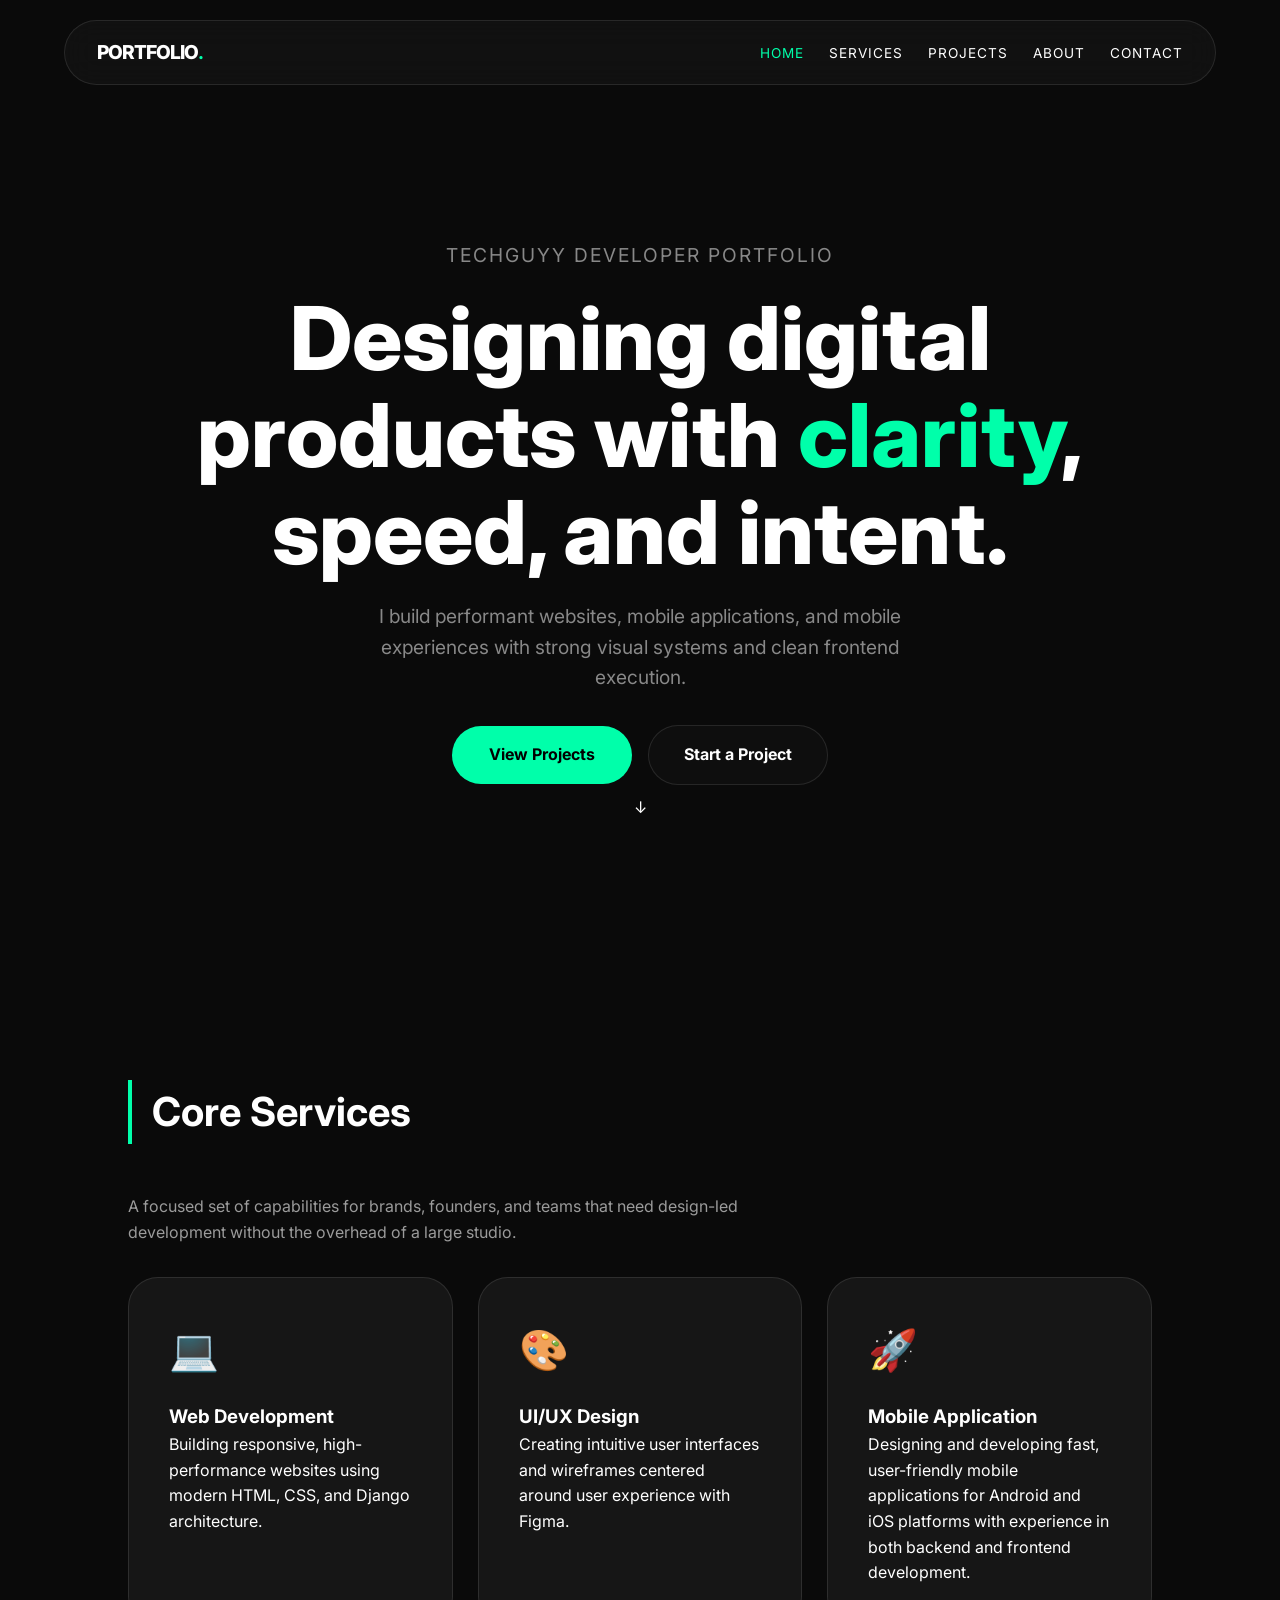
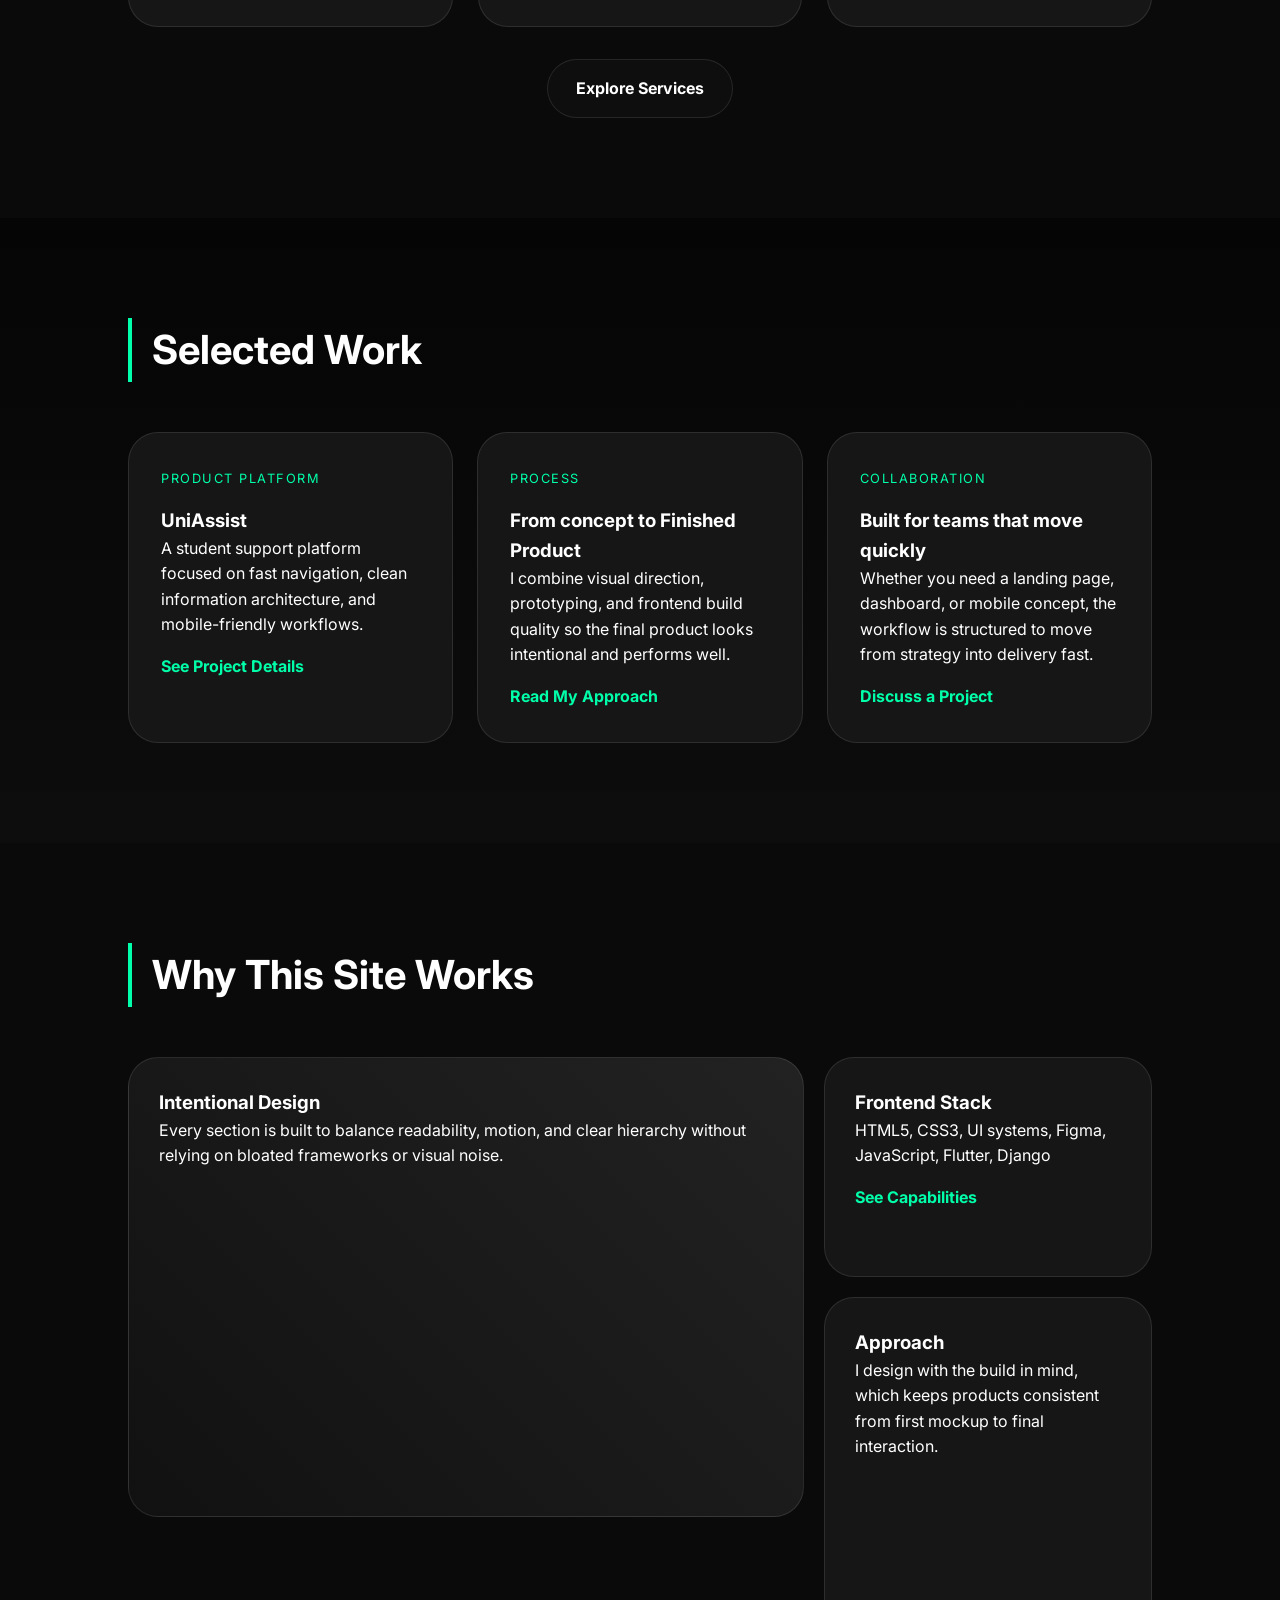
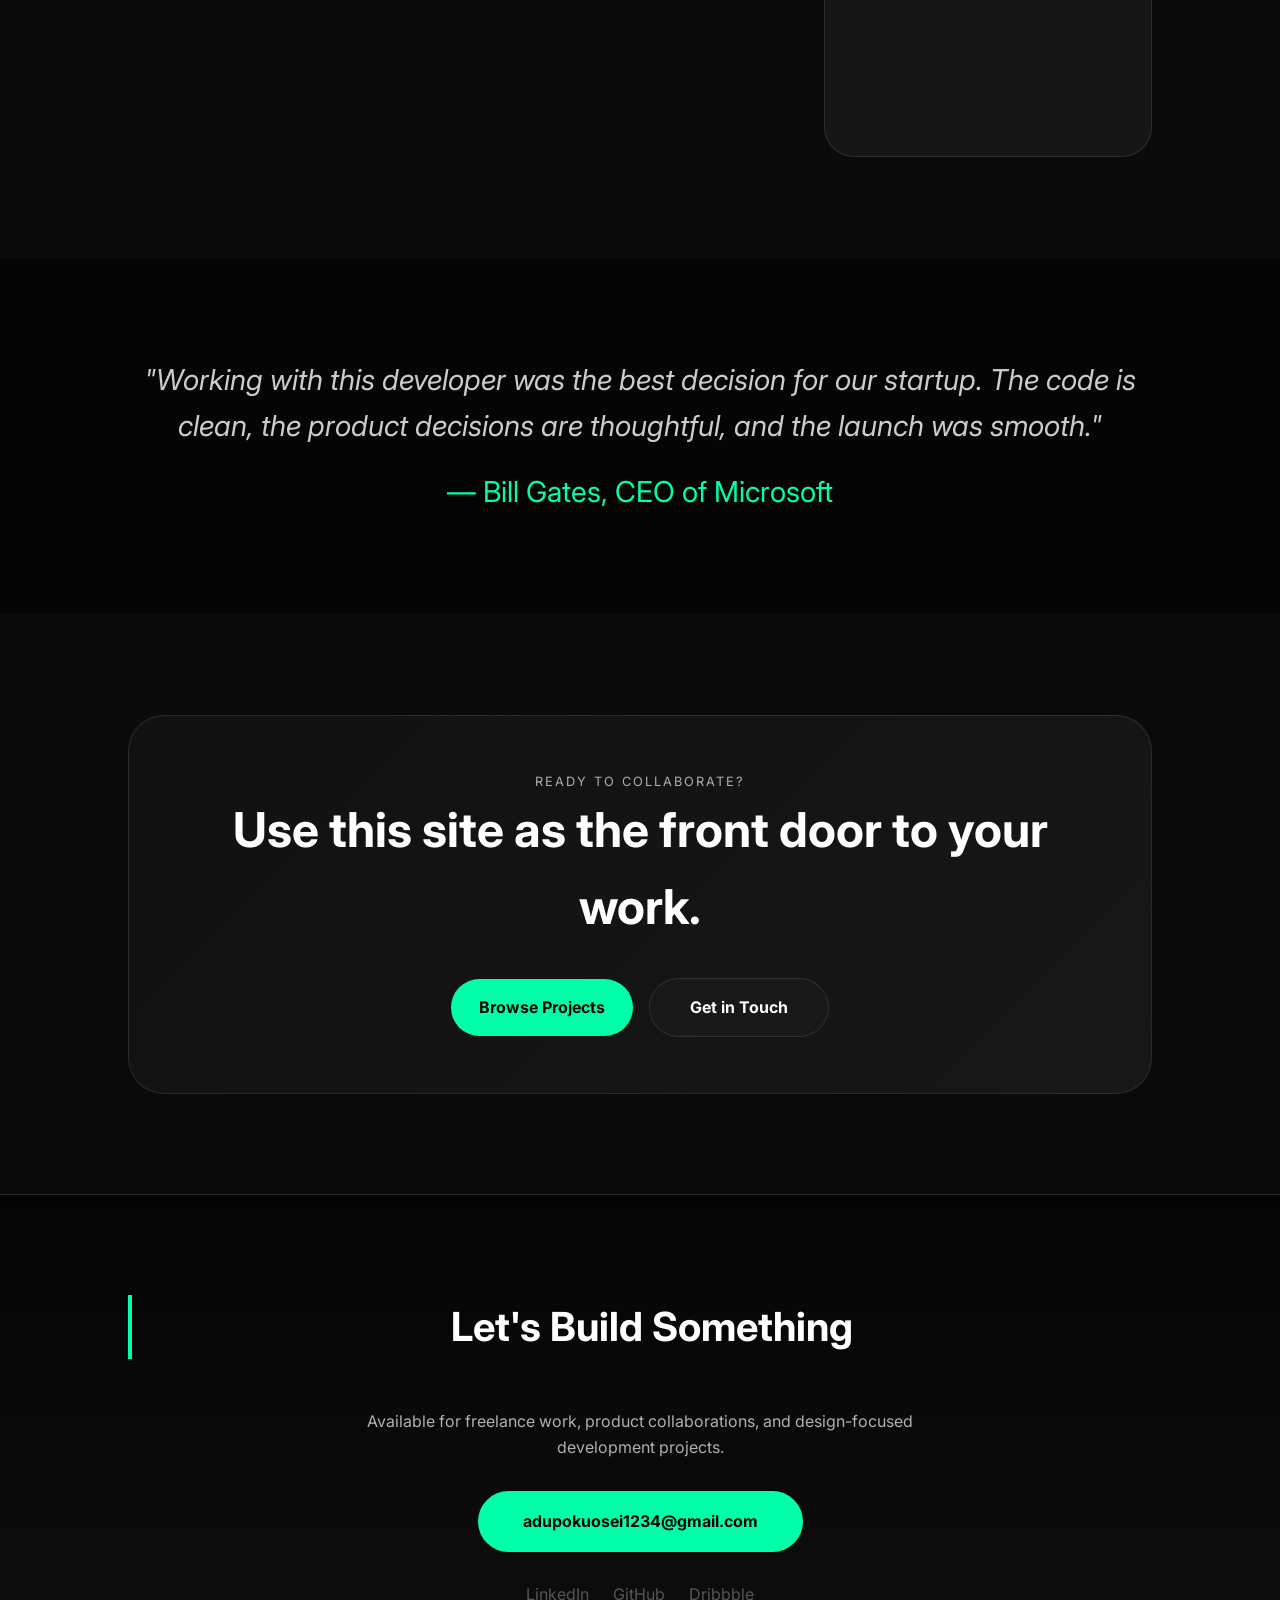
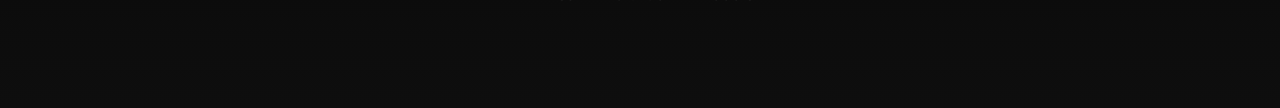
<file: index.html>
<!DOCTYPE html>
<html lang="en">
<head>
    <meta charset="UTF-8">
    <meta name="viewport" content="width=device-width, initial-scale=1.0">
    <title>Personal Portfolio | Creative Developer</title>
    <link rel="stylesheet" href="styles.css">
    <link href="https://fonts.googleapis.com/css2?family=Inter:wght@300;400;700;800&display=swap" rel="stylesheet">
    <script>
        document.documentElement.classList.add('js');
    </script>
</head>
<body class="page-home">

    <nav class="navbar">
        <div class="logo"><a href="index.html">PORTFOLIO<b>.</b></a></div>
        <ul class="nav-links">
            <li><a href="index.html">Home</a></li>
            <li><a href="services.html">Services</a></li>
            <li><a href="projects.html">Projects</a></li>
            <li><a href="about.html">About</a></li>
            <li><a href="contact.html">Contact</a></li>
        </ul>
        <button class="hamburger" aria-label="Open menu" aria-expanded="false">☰</button>
    </nav>

    <header class="hero">
        <p class="eyebrow">TechGuyy Developer Portfolio</p>
        <h1 class="reveal-text">Designing digital products with <span>clarity</span>, speed, and intent.</h1>
        <p class="animate-in">I build performant websites, mobile applications, and mobile experiences with strong visual systems and clean frontend execution.</p>
        <div class="hero-actions">
            <a href="projects.html" class="primary-btn">View Projects</a>
            <a href="contact.html" class="secondary-btn">Start a Project</a>
        </div>
        <div class="scroll-indicator" style="margin-top: 10px;">↓</div>
    </header>

    <section class="section-padding">
        <h2 class="section-title">Core Services</h2>
        <p class="section-copy">A focused set of capabilities for brands, founders, and teams that need design-led development without the overhead of a large studio.</p>
        <div class="services-grid">
            <article class="service-card">
                <div class="icon">💻</div>
                <h3>Web Development</h3>
                <p>Building responsive, high-performance websites using modern HTML, CSS, and Django architecture.</p>
            </article>
            <article class="service-card">
                <div class="icon">🎨</div>
                <h3>UI/UX Design</h3>
                <p>Creating intuitive user interfaces and wireframes centered around user experience with Figma.</p>
            </article>
            <article class="service-card">
                <div class="icon">🚀</div>
                <h3>Mobile Application</h3>
                <p>Designing and developing fast, user-friendly mobile applications for Android and iOS platforms with experience in both backend and frontend development.</p>
            </article>
        </div>
        <div class="section-actions">
            <a href="services.html" class="secondary-btn">Explore Services</a>
        </div>
    </section>

    <section class="section-padding section-dark">
        <h2 class="section-title">Selected Work</h2>
        <div class="preview-grid">
            <article class="preview-card">
                <span class="card-label">Product Platform</span>
                <h3>UniAssist</h3>
                <p>A student support platform focused on fast navigation, clean information architecture, and mobile-friendly workflows.</p>
                <a href="https://play.google.com/store/search?q=uni+assist&c=apps" class="text-link">See Project Details</a>
            </article>
            <article class="preview-card">
                <span class="card-label">Process</span>
                <h3>From concept to Finished Product</h3>
                <p>I combine visual direction, prototyping, and frontend build quality so the final product looks intentional and performs well.</p>
                <a href="about.html" class="text-link">Read My Approach</a>
            </article>
            <article class="preview-card">
                <span class="card-label">Collaboration</span>
                <h3>Built for teams that move quickly</h3>
                <p>Whether you need a landing page, dashboard, or mobile concept, the workflow is structured to move from strategy into delivery fast.</p>
                <a href="contact.html" class="text-link">Discuss a Project</a>
            </article>
        </div>
    </section>

    <section class="section-padding">
        <h2 class="section-title">Why This Site Works</h2>
        <div class="bento-container">
            <div class="bento-item feature-card">
                <h3>Intentional Design</h3>
                <p>Every section is built to balance readability, motion, and clear hierarchy without relying on bloated frameworks or visual noise.</p>
            </div>
            <div class="bento-item">
                <h3>Frontend Stack</h3>
                <p>HTML5, CSS3, UI systems, Figma, JavaScript, Flutter, Django</p>
                <a href="services.html" class="text-link">See Capabilities</a>
            </div>
            <div class="bento-item tall">
                <h3>Approach</h3>
                <p>I design with the build in mind, which keeps products consistent from first mockup to final interaction.</p>
            </div>
        </div>
    </section>

    <section class="testimonials">
        <blockquote class="animate-in">
            "Working with this developer was the best decision for our startup. The code is clean, the product decisions are thoughtful, and the launch was smooth."
            <cite>— Bill Gates, CEO of Microsoft</cite>
        </blockquote>
    </section>

    <section class="section-padding">
        <div class="cta-panel">
            <p class="eyebrow">Ready to collaborate?</p>
            <h2>Use this site as the front door to your work.</h2>
            <div class="hero-actions">
                <a href="projects.html" class="primary-btn">Browse Projects</a>
                <a href="contact.html" class="secondary-btn">Get in Touch</a>
            </div>
        </div>
    </section>

    <footer id="contact" class="section-padding footer-contact">
        <h2 class="section-title">Let's Build Something</h2>
        <p class="contact-copy">Available for freelance work, product collaborations, and design-focused development projects.</p>
        <a class="email-btn" href="mailto:adupokuosei1234@gmail.com">adupokuosei1234@gmail.com</a>
        <div class="socials">
            <a href="https://www.linkedin.com/" target="_blank" rel="noreferrer">LinkedIn</a>
            <a href="https://github.com/" target="_blank" rel="noreferrer">GitHub</a>
            <a href="https://dribbble.com/" target="_blank" rel="noreferrer">Dribbble</a>
        </div>
    </footer>

    <script src="script.js" defer></script>
</body>
</html>
</file>
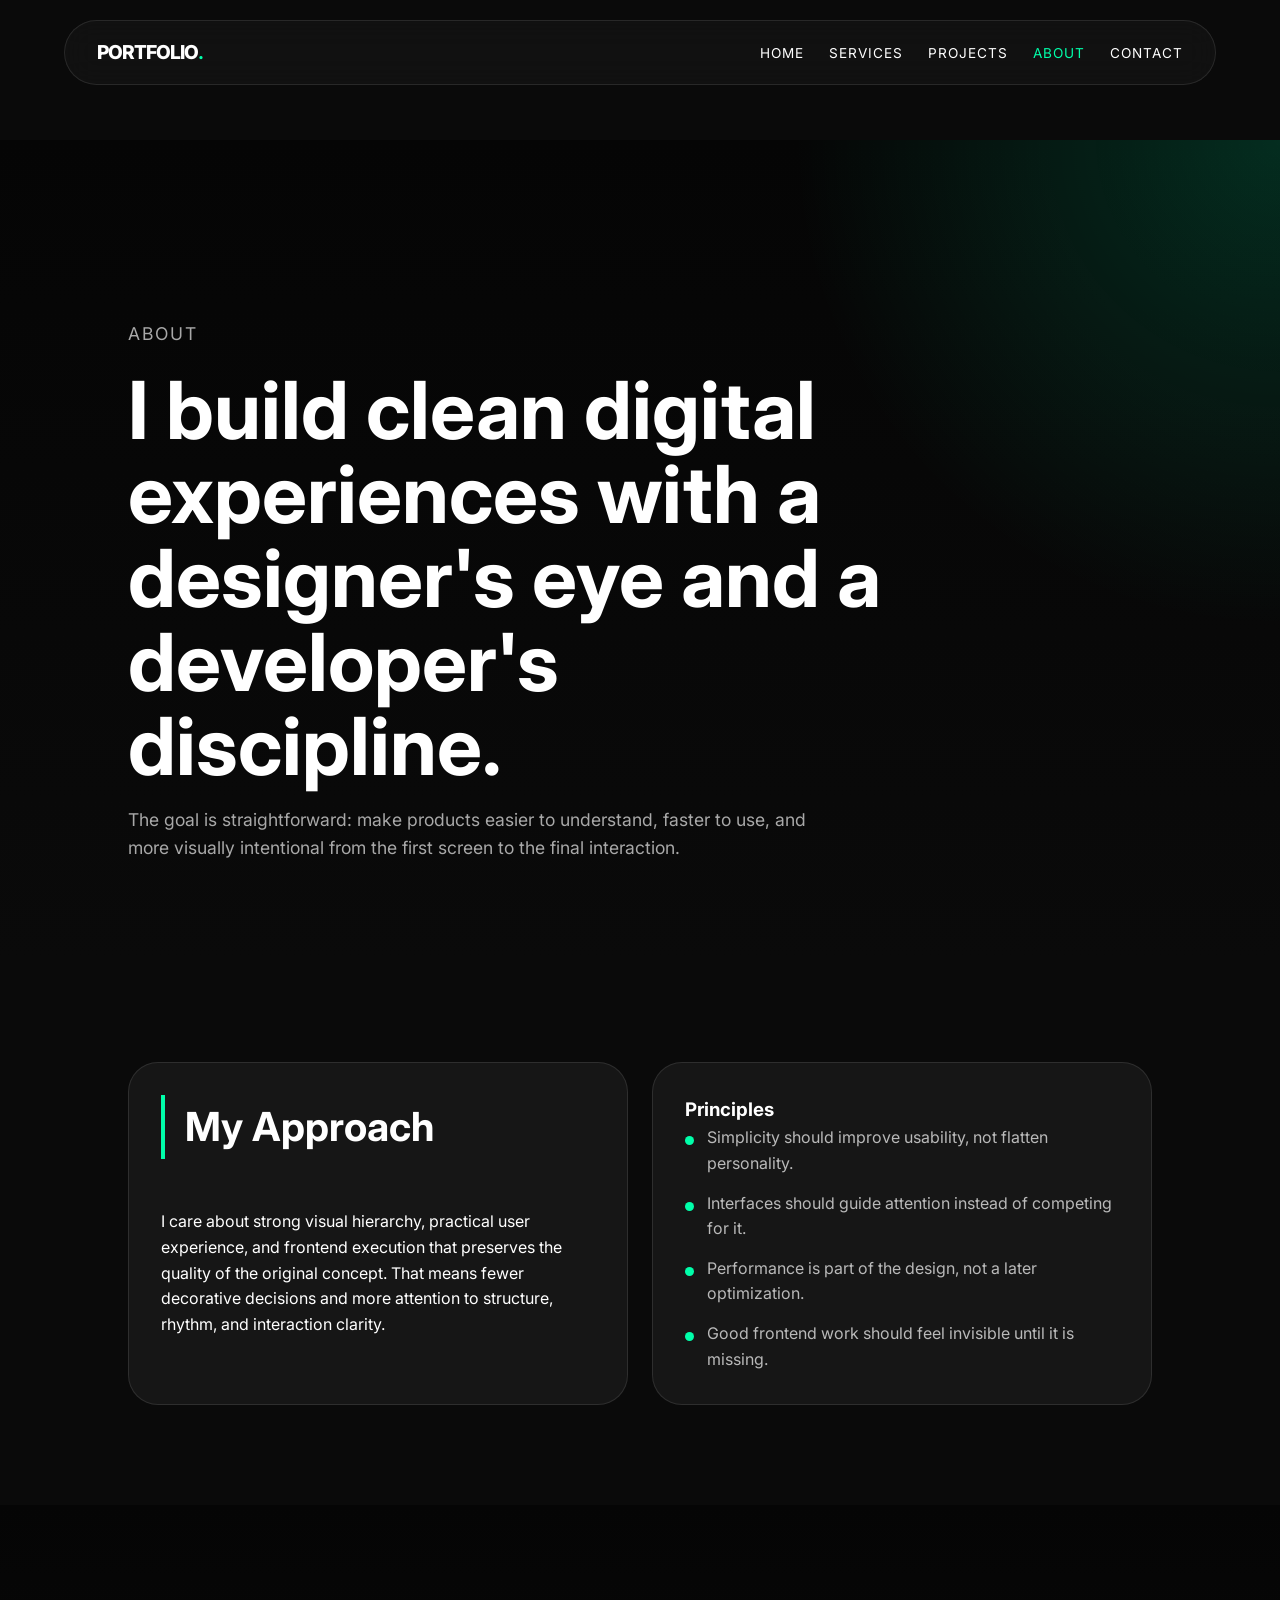
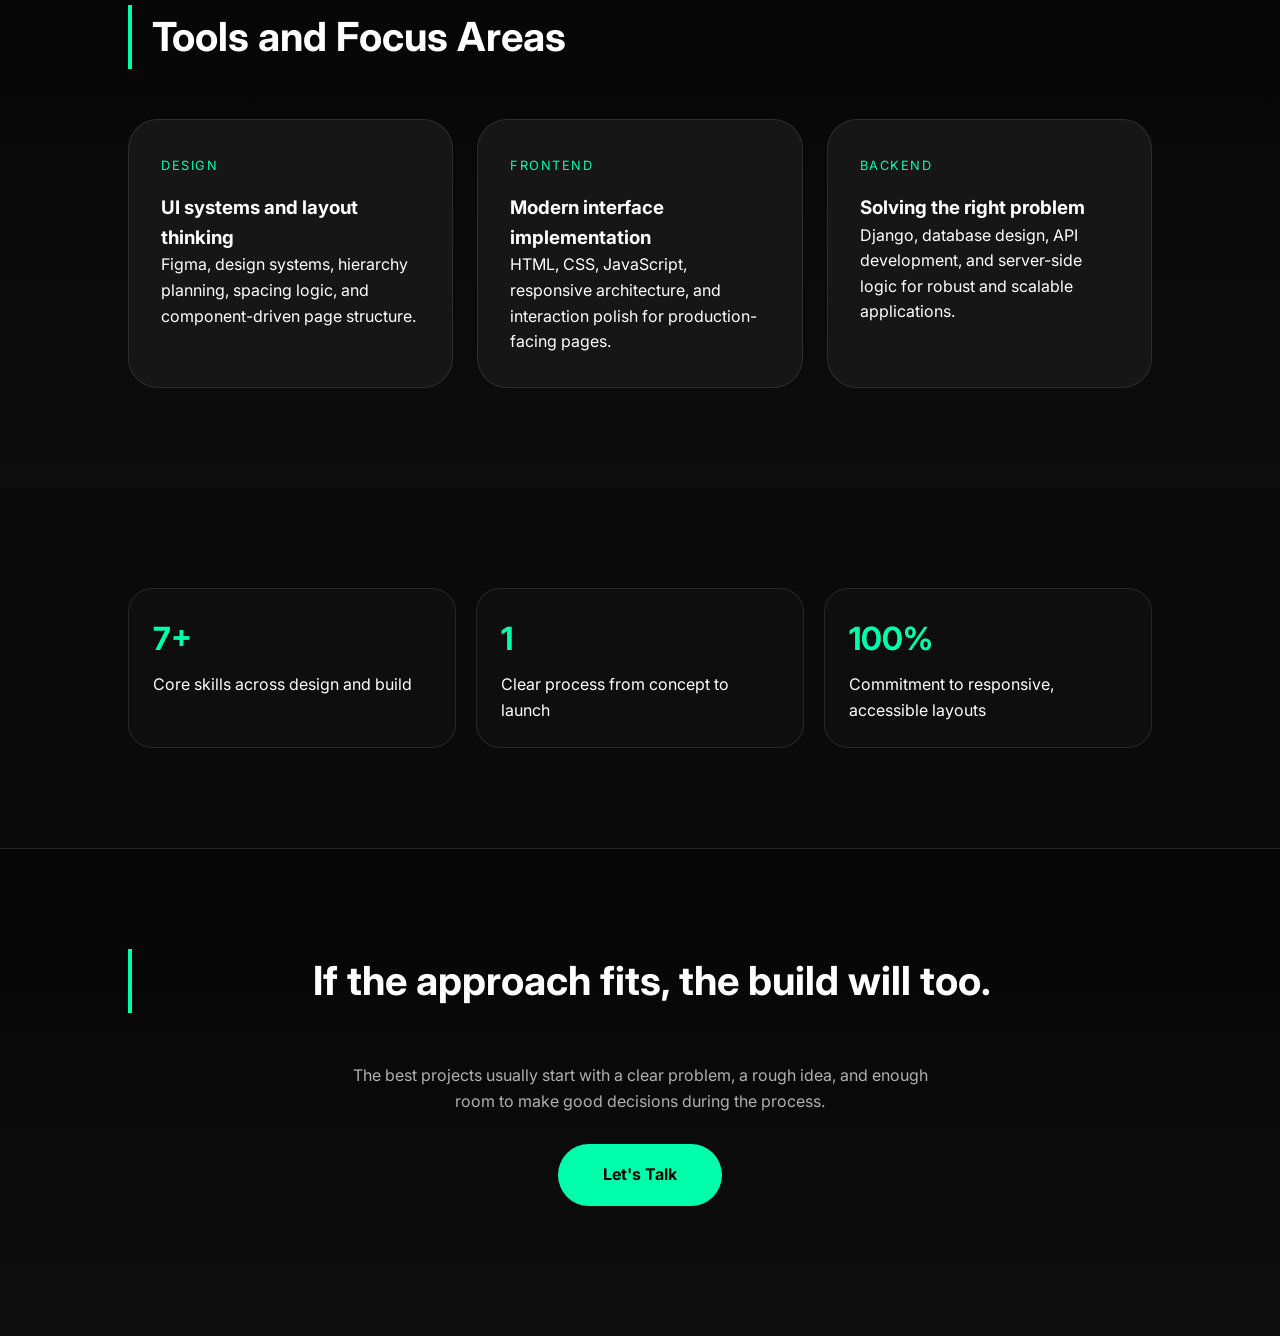
<file: about.html>
<!DOCTYPE html>
<html lang="en">
<head>
    <meta charset="UTF-8">
    <meta name="viewport" content="width=device-width, initial-scale=1.0">
    <title>About | Personal Portfolio</title>
    <link rel="stylesheet" href="styles.css">
    <link href="https://fonts.googleapis.com/css2?family=Inter:wght@300;400;700;800&display=swap" rel="stylesheet">
    <script>
        document.documentElement.classList.add('js');
    </script>
</head>
<body class="page-about">
    <nav class="navbar">
        <div class="logo"><a href="index.html">PORTFOLIO<b>.</b></a></div>
        <ul class="nav-links">
            <li><a href="index.html">Home</a></li>
            <li><a href="services.html">Services</a></li>
            <li><a href="projects.html">Projects</a></li>
            <li><a href="about.html">About</a></li>
            <li><a href="contact.html">Contact</a></li>
        </ul>
        <button class="hamburger" aria-label="Open menu" aria-expanded="false">☰</button>
    </nav>

    <main class="page-shell">
        <header class="page-hero">
            <p class="eyebrow">About</p>
            <h1 class="animate-in">I build clean digital experiences with a designer's eye and a developer's discipline.</h1>
            <p class="animate-in">The goal is straightforward: make products easier to understand, faster to use, and more visually intentional from the first screen to the final interaction.</p>
        </header>

        <section class="section-padding">
            <div class="two-column">
                <article class="info-card">
                    <h2 class="section-title">My Approach</h2>
                    <p>I care about strong visual hierarchy, practical user experience, and frontend execution that preserves the quality of the original concept. That means fewer decorative decisions and more attention to structure, rhythm, and interaction clarity.</p>
                </article>
                <article class="info-card">
                    <h3>Principles</h3>
                    <ul class="feature-list">
                        <li>Simplicity should improve usability, not flatten personality.</li>
                        <li>Interfaces should guide attention instead of competing for it.</li>
                        <li>Performance is part of the design, not a later optimization.</li>
                        <li>Good frontend work should feel invisible until it is missing.</li>
                    </ul>
                </article>
            </div>
        </section>

        <section class="section-padding section-dark">
            <h2 class="section-title">Tools and Focus Areas</h2>
            <div class="preview-grid">
                <article class="preview-card">
                    <span class="card-label">Design</span>
                    <h3>UI systems and layout thinking</h3>
                    <p>Figma, design systems, hierarchy planning, spacing logic, and component-driven page structure.</p>
                </article>
                <article class="preview-card">
                    <span class="card-label">Frontend</span>
                    <h3>Modern interface implementation</h3>
                    <p>HTML, CSS, JavaScript, responsive architecture, and interaction polish for production-facing pages.</p>
                </article>
                <article class="preview-card">
                    <span class="card-label">Backend</span>
                    <h3>Solving the right problem</h3>
                    <p>Django, database design, API development, and server-side logic for robust and scalable applications.</p>
                </article>
            </div>
        </section>

        <section class="section-padding">
            <div class="stat-grid">
                <article class="stat-card">
                    <strong>7+</strong>
                    <span>Core skills across design and build</span>
                </article>
                <article class="stat-card">
                    <strong>1</strong>
                    <span>Clear process from concept to launch</span>
                </article>
                <article class="stat-card">
                    <strong>100%</strong>
                    <span>Commitment to responsive, accessible layouts</span>
                </article>
            </div>
        </section>
    </main>

    <footer class="section-padding footer-contact">
        <h2 class="section-title">If the approach fits, the build will too.</h2>
        <p class="contact-copy">The best projects usually start with a clear problem, a rough idea, and enough room to make good decisions during the process.</p>
        <a class="email-btn" href="contact.html">Let's Talk</a>
    </footer>

    <script src="script.js" defer></script>
</body>
</html>
</file>
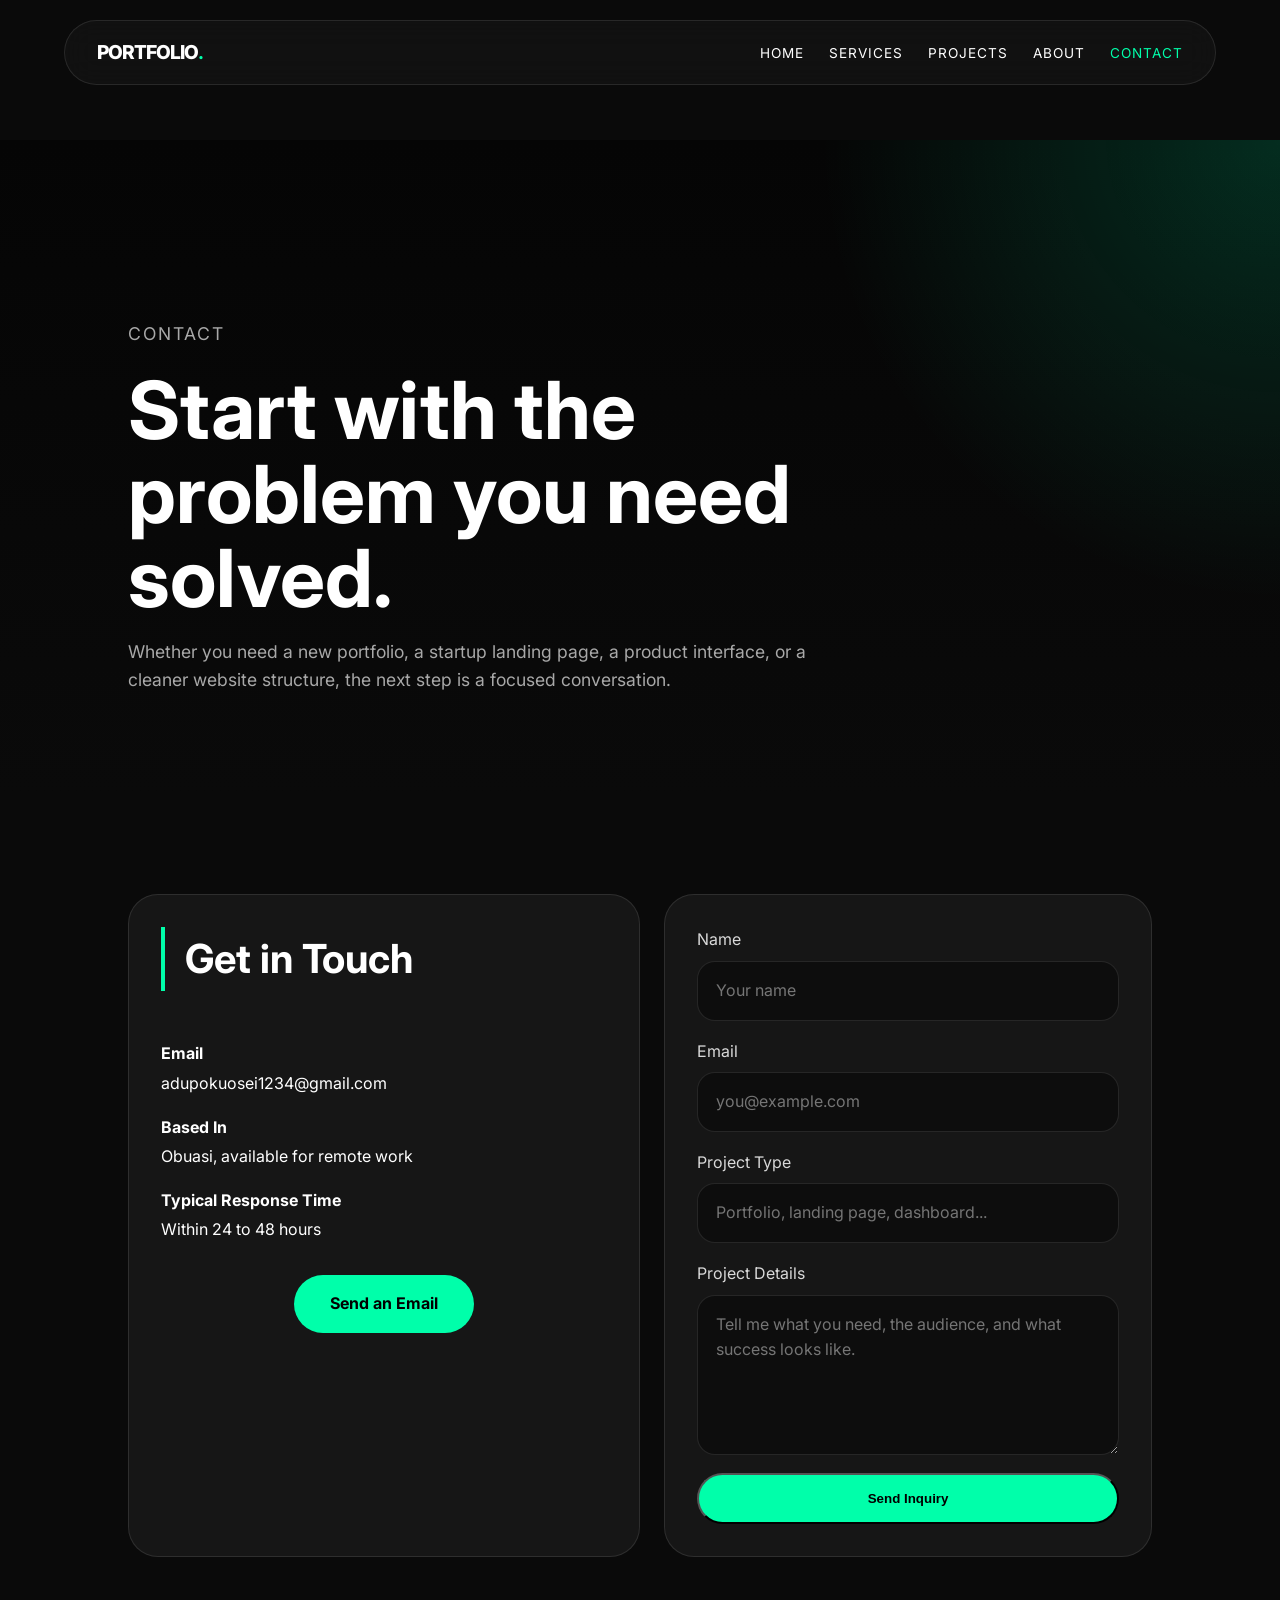
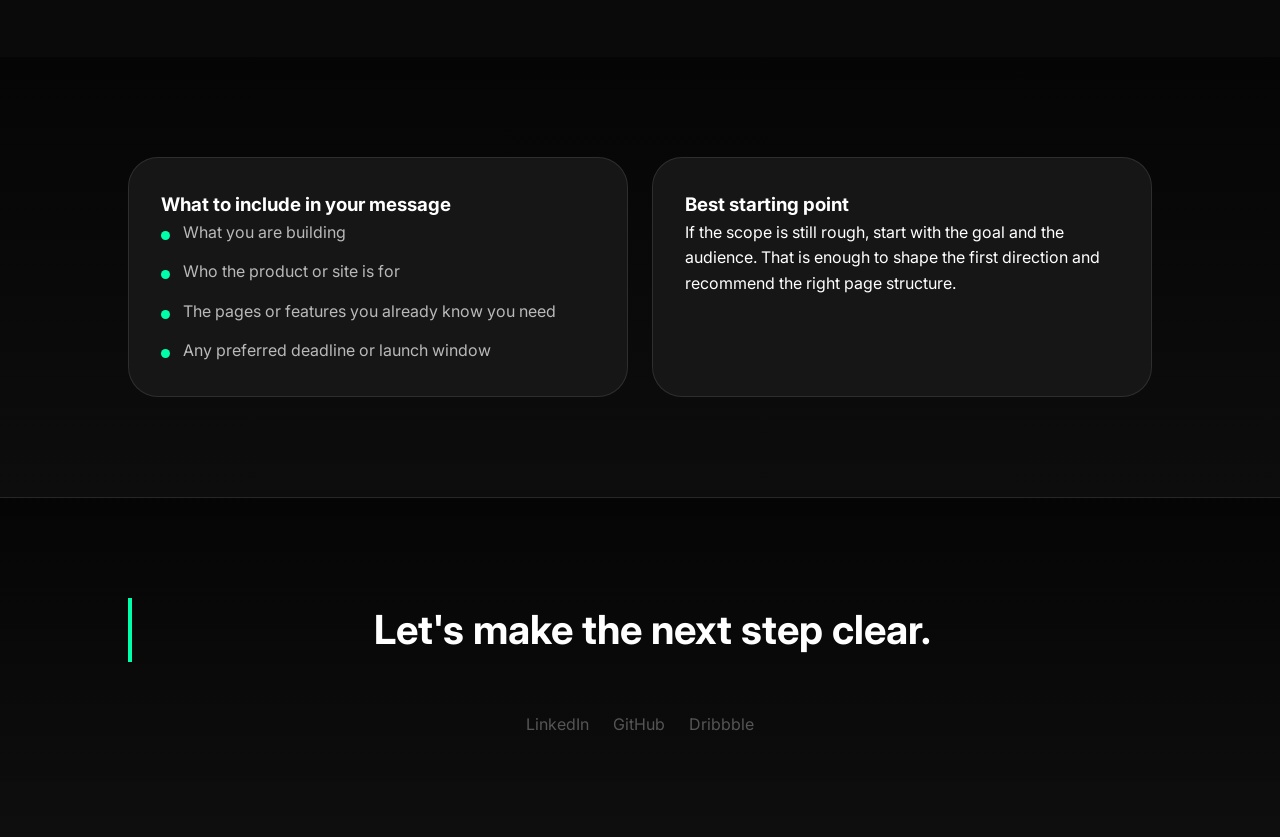
<file: contact.html>
<!DOCTYPE html>
<html lang="en">
<head>
    <meta charset="UTF-8">
    <meta name="viewport" content="width=device-width, initial-scale=1.0">
    <title>Contact | Personal Portfolio</title>
    <link rel="stylesheet" href="styles.css">
    <link href="https://fonts.googleapis.com/css2?family=Inter:wght@300;400;700;800&display=swap" rel="stylesheet">
    <script>
        document.documentElement.classList.add('js');
    </script>
</head>
<body class="page-contact">
    <nav class="navbar">
        <div class="logo"><a href="index.html">PORTFOLIO<b>.</b></a></div>
        <ul class="nav-links">
            <li><a href="index.html">Home</a></li>
            <li><a href="services.html">Services</a></li>
            <li><a href="projects.html">Projects</a></li>
            <li><a href="about.html">About</a></li>
            <li><a href="contact.html">Contact</a></li>
        </ul>
        <button class="hamburger" aria-label="Open menu" aria-expanded="false">☰</button>
    </nav>

    <main class="page-shell">
        <header class="page-hero">
            <p class="eyebrow">Contact</p>
            <h1 class="animate-in">Start with the problem you need solved.</h1>
            <p class="animate-in">Whether you need a new portfolio, a startup landing page, a product interface, or a cleaner website structure, the next step is a focused conversation.</p>
        </header>

        <section class="section-padding">
            <div class="contact-layout">
                <article class="contact-panel">
                    <h2 class="section-title">Get in Touch</h2>
                    <div class="contact-details">
                        <div>
                            <strong>Email</strong>
                            <span>adupokuosei1234@gmail.com</span>
                        </div>
                        <div>
                            <strong>Based In</strong>
                            <span>Obuasi, available for remote work</span>
                        </div>
                        <div>
                            <strong>Typical Response Time</strong>
                            <span>Within 24 to 48 hours</span>
                        </div>
                    </div>
                    <div class="hero-actions">
                        <a class="primary-btn" href="mailto:adupokuosei1234@gmail.com">Send an Email</a>
                    </div>
                </article>

                <form class="contact-form">
                    <label>
                        Name
                        <input type="text" name="name" placeholder="Your name">
                    </label>
                    <label>
                        Email
                        <input type="email" name="email" placeholder="you@example.com">
                    </label>
                    <label>
                        Project Type
                        <input type="text" name="project-type" placeholder="Portfolio, landing page, dashboard...">
                    </label>
                    <label>
                        Project Details
                        <textarea name="message" placeholder="Tell me what you need, the audience, and what success looks like."></textarea>
                    </label>
                    <button type="submit" class="primary-btn">Send Inquiry</button>
                </form>
            </div>
        </section>

        <section class="section-padding section-dark">
            <div class="two-column">
                <article class="info-card">
                    <h3>What to include in your message</h3>
                    <ul class="bullet-list">
                        <li>What you are building</li>
                        <li>Who the product or site is for</li>
                        <li>The pages or features you already know you need</li>
                        <li>Any preferred deadline or launch window</li>
                    </ul>
                </article>
                <article class="info-card">
                    <h3>Best starting point</h3>
                    <p>If the scope is still rough, start with the goal and the audience. That is enough to shape the first direction and recommend the right page structure.</p>
                </article>
            </div>
        </section>
    </main>

    <footer class="section-padding footer-contact">
        <h2 class="section-title">Let's make the next step clear.</h2>
        <div class="socials">
            <a href="https://www.linkedin.com/" target="_blank" rel="noreferrer">LinkedIn</a>
            <a href="https://github.com/" target="_blank" rel="noreferrer">GitHub</a>
            <a href="https://dribbble.com/" target="_blank" rel="noreferrer">Dribbble</a>
        </div>
    </footer>

    <script src="script.js" defer></script>
</body>
</html>
</file>
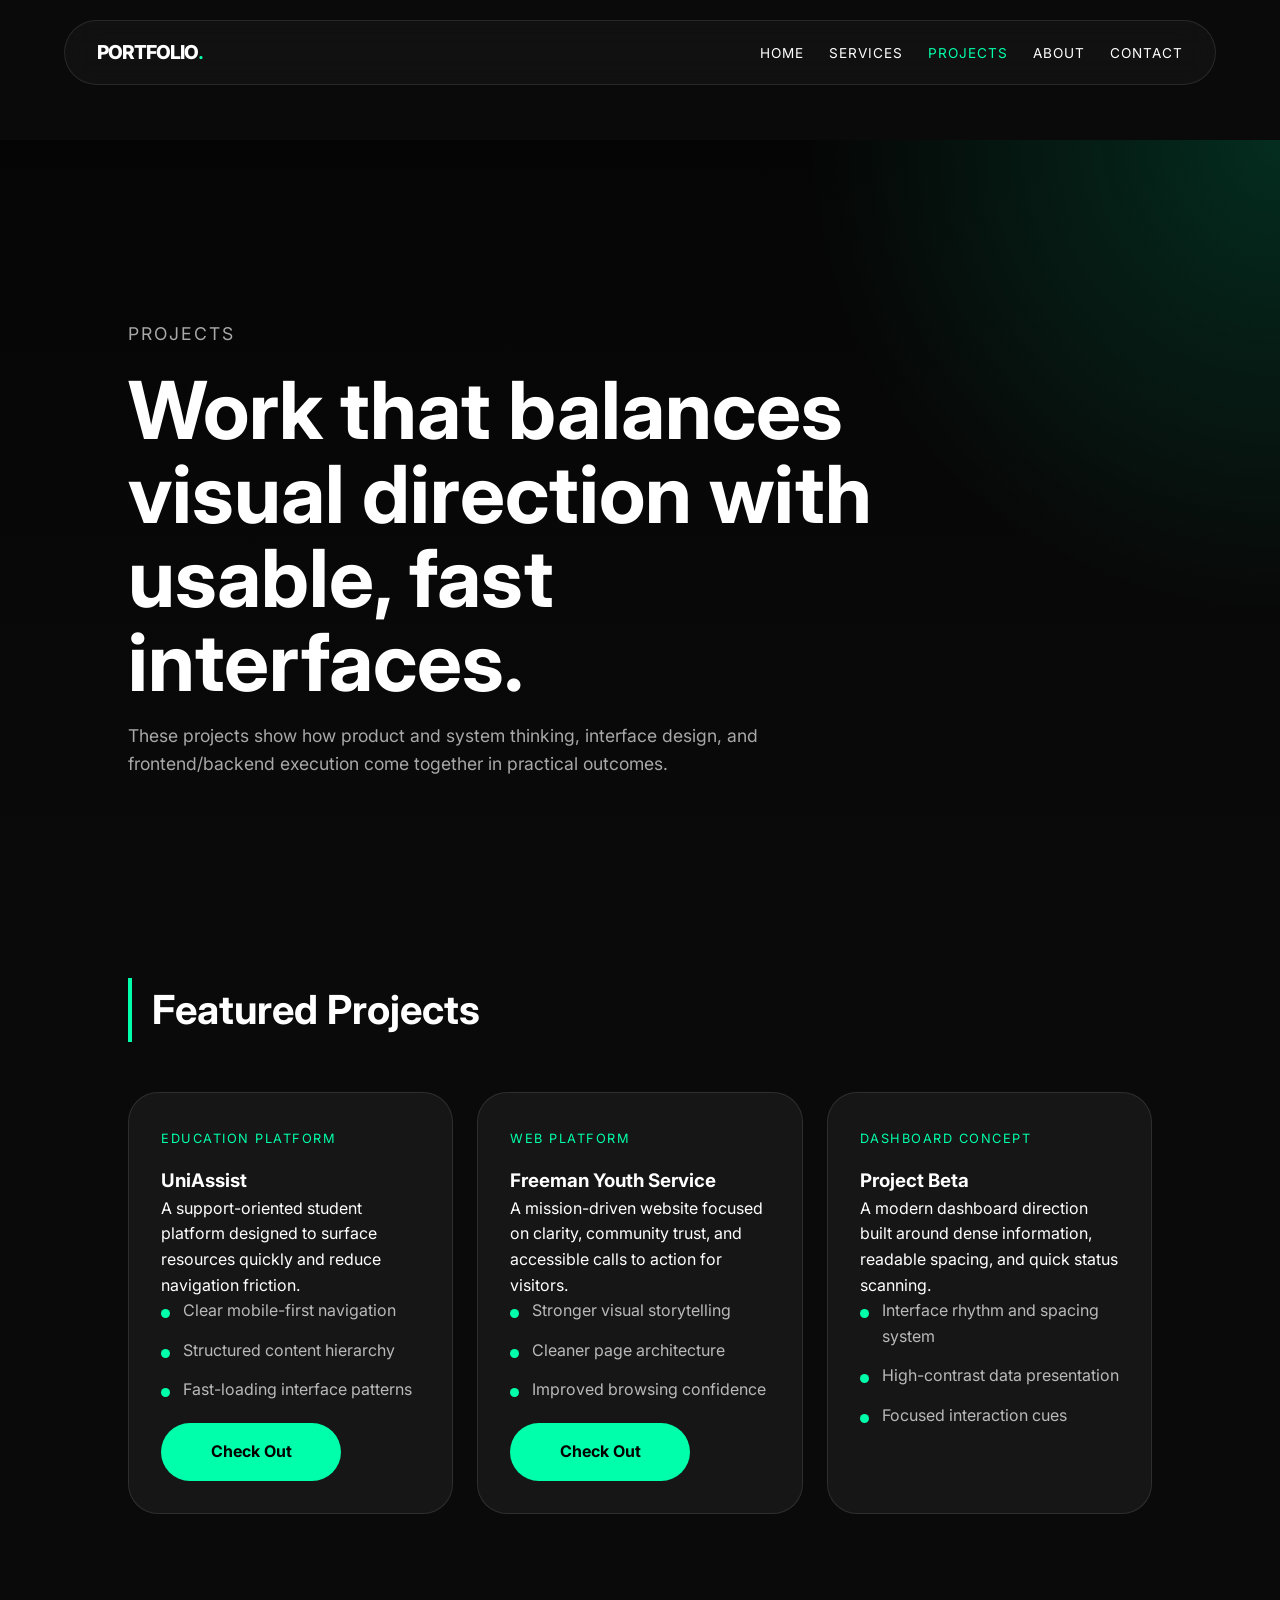
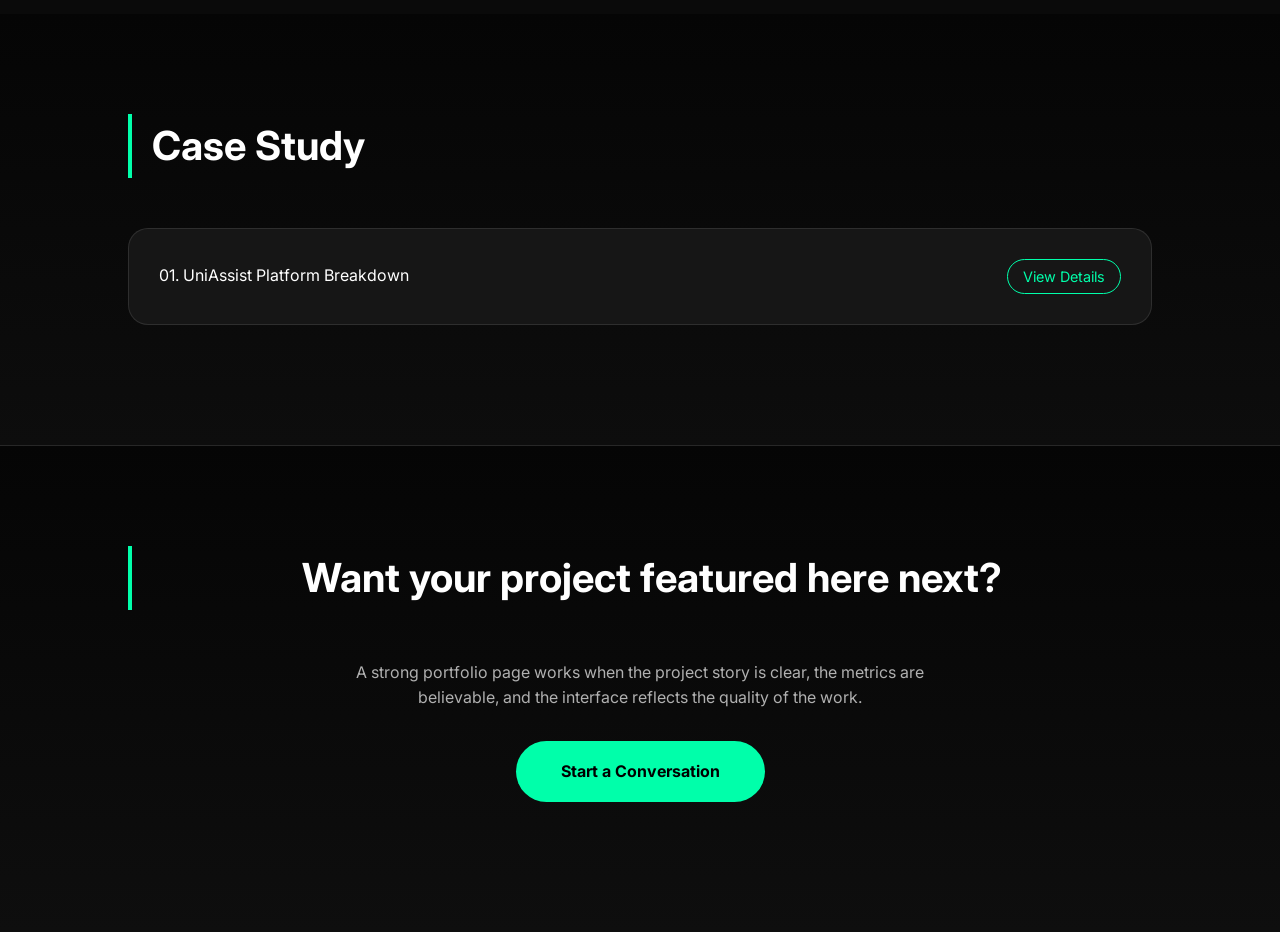
<file: projects.html>
<!DOCTYPE html>
<html lang="en">
<head>
    <meta charset="UTF-8">
    <meta name="viewport" content="width=device-width, initial-scale=1.0">
    <title>Projects | Personal Portfolio</title>
    <link rel="stylesheet" href="styles.css">
    <link href="https://fonts.googleapis.com/css2?family=Inter:wght@300;400;700;800&display=swap" rel="stylesheet">
    <script>
        document.documentElement.classList.add('js');
    </script>
</head>
<body class="page-projects">
    <nav class="navbar">
        <div class="logo"><a href="index.html">PORTFOLIO<b>.</b></a></div>
        <ul class="nav-links">
            <li><a href="index.html">Home</a></li>
            <li><a href="services.html">Services</a></li>
            <li><a href="projects.html">Projects</a></li>
            <li><a href="about.html">About</a></li>
            <li><a href="contact.html">Contact</a></li>
        </ul>
        <button class="hamburger" aria-label="Open menu" aria-expanded="false">☰</button>
    </nav>

    <main class="page-shell">
        <header class="page-hero">
            <p class="eyebrow">Projects</p>
            <h1 class="animate-in">Work that balances visual direction with usable, fast interfaces.</h1>
            <p class="animate-in">These projects show how product and system thinking, interface design, and frontend/backend execution come together in practical outcomes.</p>
        </header>

        <section class="section-padding">
            <h2 class="section-title">Featured Projects</h2>
            <div class="preview-grid">
                <article class="preview-card">
                    <span class="card-label">Education Platform</span>
                    <h3>UniAssist</h3>
                    <p>A support-oriented student platform designed to surface resources quickly and reduce navigation friction.</p>
                    <ul class="bullet-list">
                        <li>Clear mobile-first navigation</li>
                        <li>Structured content hierarchy</li>
                        <li>Fast-loading interface patterns</li>
                    </ul>
                    <a href="https://play.google.com/store/search?q=uni+assist&c=apps" class="primary-btn" target="_blank" rel="noreferrer" style="margin-top: 20px;">Check Out</a>
                </article>
                <article class="preview-card">
                    <span class="card-label">Web Platform</span>
                    <h3>Freeman Youth Service</h3>
                    <p>A mission-driven website focused on clarity, community trust, and accessible calls to action for visitors.</p>
                    <ul class="bullet-list">
                        <li>Stronger visual storytelling</li>
                        <li>Cleaner page architecture</li>
                        <li>Improved browsing confidence</li>
                    </ul>
                    <a href="https://freemanyouthservice.org/" class="primary-btn" target="_blank" rel="noreferrer" style="margin-top: 20px;">Check Out</a>
                </article>
                <article class="preview-card">
                    <span class="card-label">Dashboard Concept</span>
                    <h3>Project Beta</h3>
                    <p>A modern dashboard direction built around dense information, readable spacing, and quick status scanning.</p>
                    <ul class="bullet-list">
                        <li>Interface rhythm and spacing system</li>
                        <li>High-contrast data presentation</li>
                        <li>Focused interaction cues</li>
                    </ul>
                </article>
            </div>
        </section>

        <section class="section-padding section-dark">
            <h2 class="section-title">Case Study</h2>
            <div class="project-detail">
                <details data-detail-card>
                    <summary>
                        <div class="project-header">
                            <span>01. UniAssist Platform Breakdown</span>
                            <span class="view-btn" data-detail-label>View Details</span>
                        </div>
                    </summary>
                    <div class="case-study-content">
                        <div class="grid-2">
                            <div class="cs-text">
                                <h4>The Challenge</h4>
                                <p>The platform needed to organize university cut-off points for easy accessibility and decision making.</p>
                                <h4>The Solution</h4>
                                <p>A simplified application that solves this problem by providing a clear and intuitive interface for students to quickly find and understand university cut-off points.</p>
                            </div>
                            <div class="cs-stats">
                                <div class="stat"><strong data-count-target="96" data-count-suffix="%">96%</strong> <span>User Satisfaction</span></div>
                                <div class="stat"><strong data-count-target="1.8" data-count-suffix="s" data-count-decimals="1">1.8s</strong> <span>Average Load Time</span></div>
                            </div>
                        </div>
                    </div>
                </details>
            </div>
        </section>
    </main>

    <footer class="section-padding footer-contact">
        <h2 class="section-title">Want your project featured here next?</h2>
        <p class="contact-copy">A strong portfolio page works when the project story is clear, the metrics are believable, and the interface reflects the quality of the work.</p>
        <a class="email-btn" href="contact.html">Start a Conversation</a>
    </footer>

    <script src="script.js" defer></script>
</body>
</html>
</file>
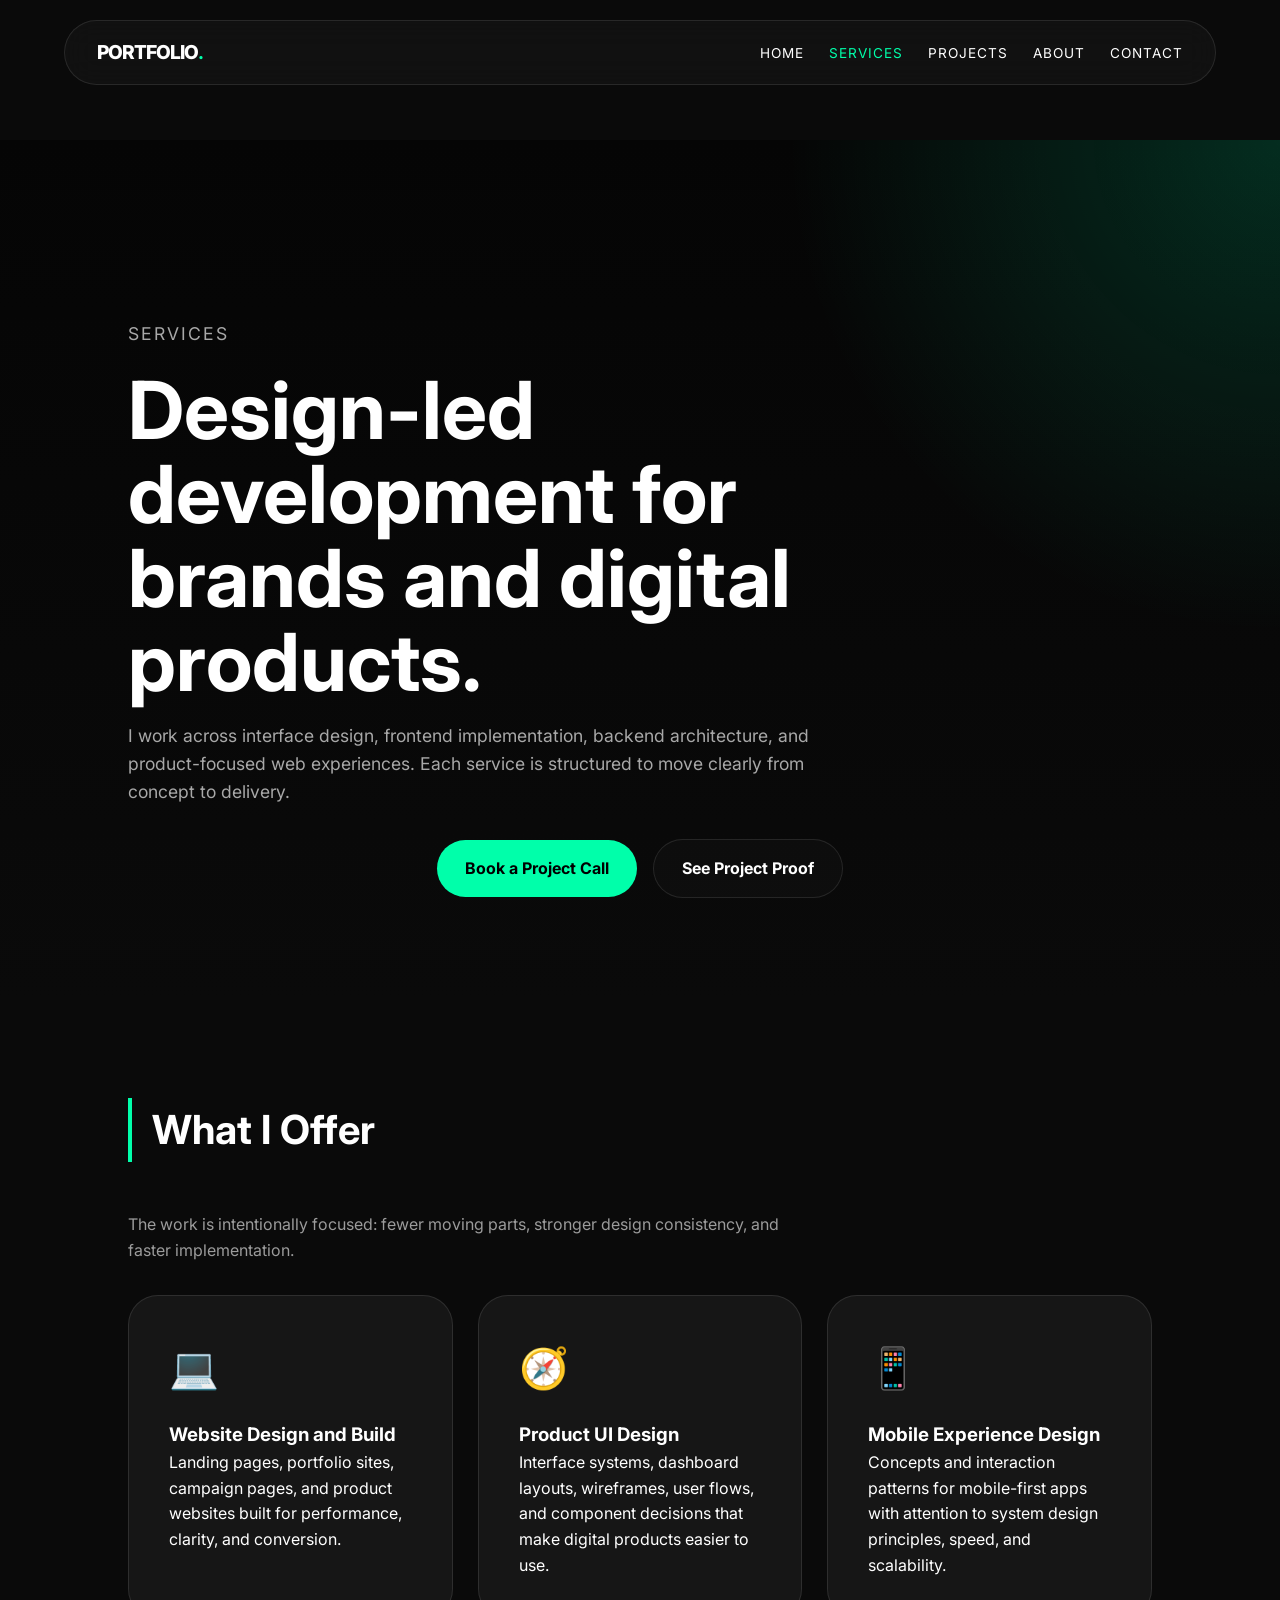
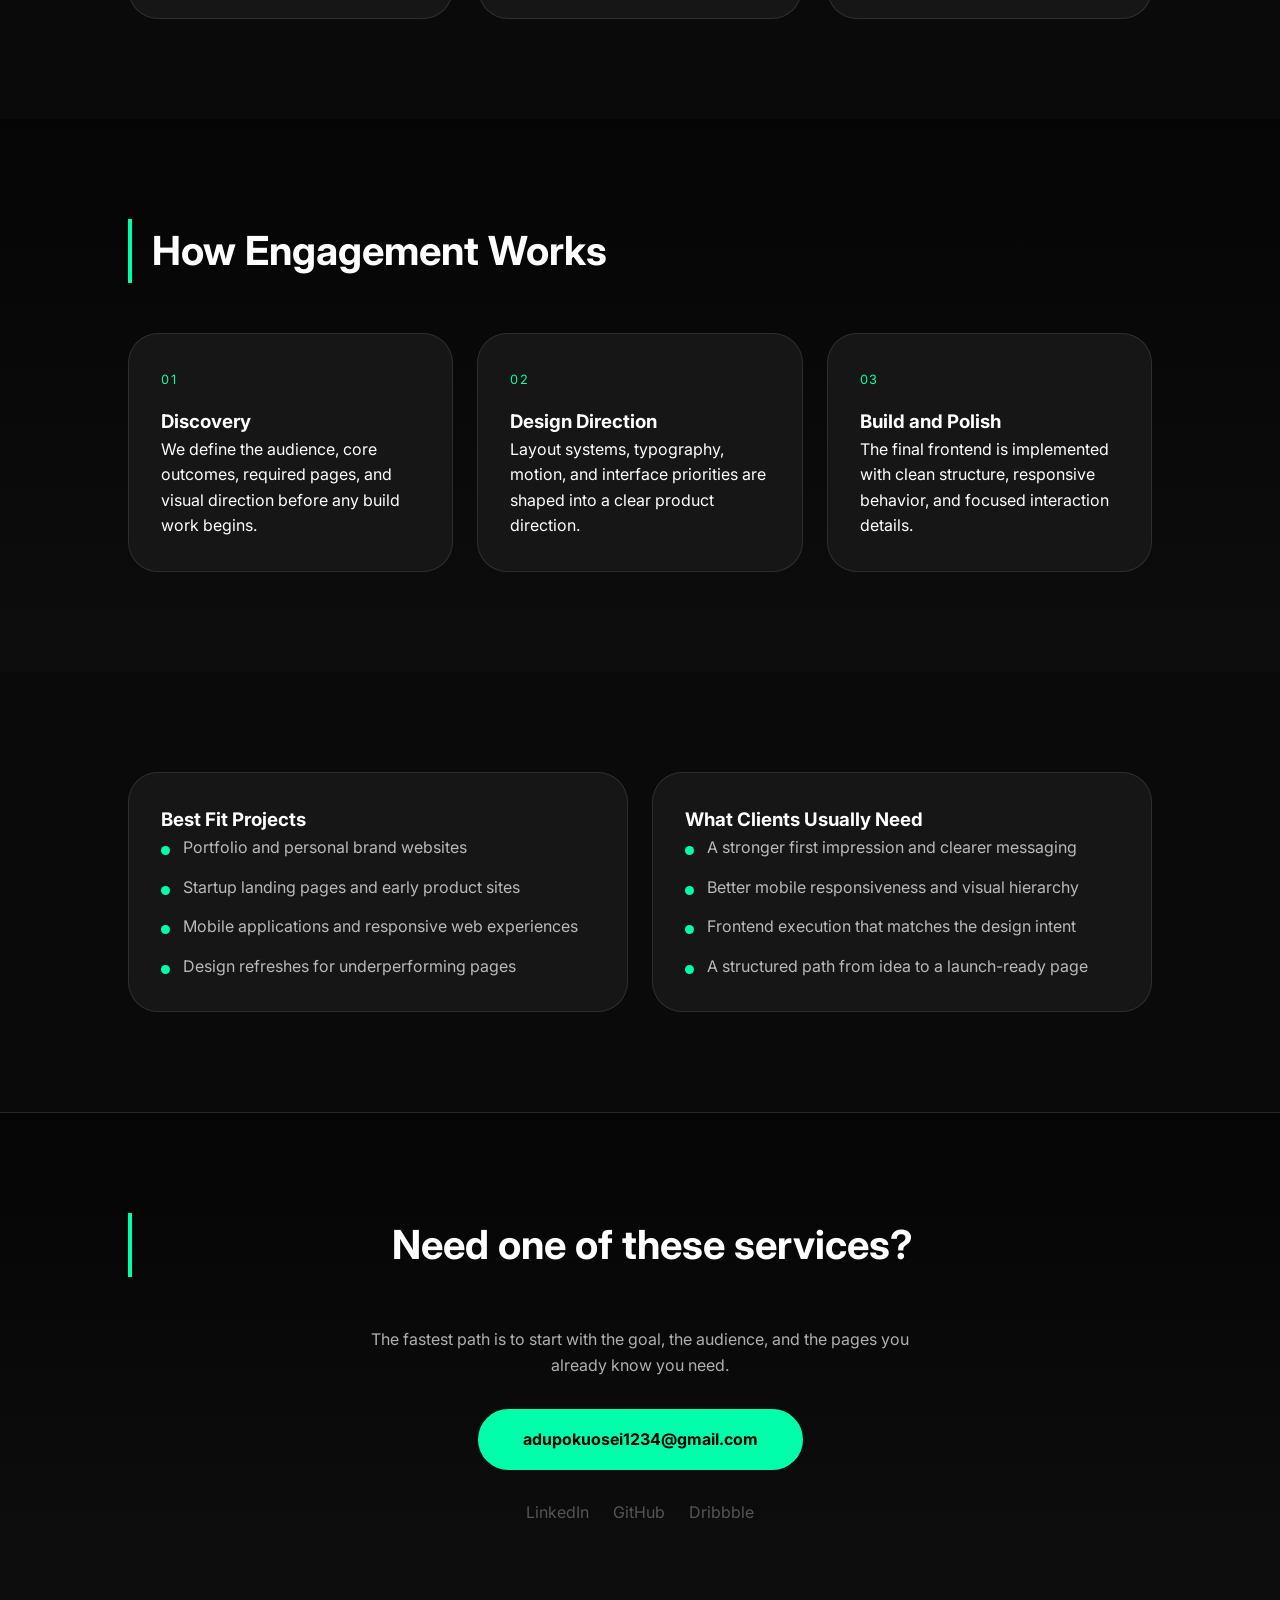
<file: services.html>
<!DOCTYPE html>
<html lang="en">
<head>
    <meta charset="UTF-8">
    <meta name="viewport" content="width=device-width, initial-scale=1.0">
    <title>Services | Personal Portfolio</title>
    <link rel="stylesheet" href="styles.css">
    <link href="https://fonts.googleapis.com/css2?family=Inter:wght@300;400;700;800&display=swap" rel="stylesheet">
    <script>
        document.documentElement.classList.add('js');
    </script>
</head>
<body class="page-services">
    <nav class="navbar">
        <div class="logo"><a href="index.html">PORTFOLIO<b>.</b></a></div>
        <ul class="nav-links">
            <li><a href="index.html">Home</a></li>
            <li><a href="services.html">Services</a></li>
            <li><a href="projects.html">Projects</a></li>
            <li><a href="about.html">About</a></li>
            <li><a href="contact.html">Contact</a></li>
        </ul>
        <button class="hamburger" aria-label="Open menu" aria-expanded="false">☰</button>
    </nav>

    <main class="page-shell">
        <header class="page-hero">
            <p class="eyebrow">Services</p>
            <h1 class="animate-in">Design-led development for brands and digital products.</h1>
            <p class="animate-in">I work across interface design, frontend implementation, backend architecture, and product-focused web experiences. Each service is structured to move clearly from concept to delivery.</p>
            <div class="hero-actions">
                <a href="contact.html" class="primary-btn">Book a Project Call</a>
                <a href="projects.html" class="secondary-btn">See Project Proof</a>
            </div>
        </header>

        <section class="section-padding">
            <h2 class="section-title">What I Offer</h2>
            <p class="section-copy">The work is intentionally focused: fewer moving parts, stronger design consistency, and faster implementation.</p>
            <div class="services-grid">
                <article class="service-card">
                    <div class="icon">💻</div>
                    <h3>Website Design and Build</h3>
                    <p>Landing pages, portfolio sites, campaign pages, and product websites built for performance, clarity, and conversion.</p>
                </article>
                <article class="service-card">
                    <div class="icon">🧭</div>
                    <h3>Product UI Design</h3>
                    <p>Interface systems, dashboard layouts, wireframes, user flows, and component decisions that make digital products easier to use.</p>
                </article>
                <article class="service-card">
                    <div class="icon">📱</div>
                    <h3>Mobile Experience Design</h3>
                    <p>Concepts and interaction patterns for mobile-first apps with attention to system design principles, speed, and scalability.</p>
                </article>
            </div>
        </section>

        <section class="section-padding section-dark">
            <h2 class="section-title">How Engagement Works</h2>
            <div class="timeline-grid">
                <article class="info-card">
                    <span class="card-label">01</span>
                    <h3>Discovery</h3>
                    <p>We define the audience, core outcomes, required pages, and visual direction before any build work begins.</p>
                </article>
                <article class="info-card">
                    <span class="card-label">02</span>
                    <h3>Design Direction</h3>
                    <p>Layout systems, typography, motion, and interface priorities are shaped into a clear product direction.</p>
                </article>
                <article class="info-card">
                    <span class="card-label">03</span>
                    <h3>Build and Polish</h3>
                    <p>The final frontend is implemented with clean structure, responsive behavior, and focused interaction details.</p>
                </article>
            </div>
        </section>

        <section class="section-padding">
            <div class="two-column">
                <article class="info-card">
                    <h3>Best Fit Projects</h3>
                    <ul class="feature-list">
                        <li>Portfolio and personal brand websites</li>
                        <li>Startup landing pages and early product sites</li>
                        <li>Mobile applications and responsive web experiences</li>
                        <li>Design refreshes for underperforming pages</li>
                    </ul>
                </article>
                <article class="info-card">
                    <h3>What Clients Usually Need</h3>
                    <ul class="feature-list">
                        <li>A stronger first impression and clearer messaging</li>
                        <li>Better mobile responsiveness and visual hierarchy</li>
                        <li>Frontend execution that matches the design intent</li>
                        <li>A structured path from idea to a launch-ready page</li>
                    </ul>
                </article>
            </div>
        </section>
    </main>

    <footer class="section-padding footer-contact">
        <h2 class="section-title">Need one of these services?</h2>
        <p class="contact-copy">The fastest path is to start with the goal, the audience, and the pages you already know you need.</p>
        <a class="email-btn" href="mailto:hello@portfolio.dev">adupokuosei1234@gmail.com</a>
        <div class="socials">
            <a href="https://www.linkedin.com/" target="_blank" rel="noreferrer">LinkedIn</a>
            <a href="https://github.com/" target="_blank" rel="noreferrer">GitHub</a>
            <a href="https://dribbble.com/" target="_blank" rel="noreferrer">Dribbble</a>
        </div>
    </footer>

    <script src="script.js" defer></script>
</body>
</html>
</file>
<file: styles.css>
/* --- 1. Root Variables & Setup --- */
:root {
    --bg: #0a0a0a;
    --text: #ffffff;
    --accent: #00ffaa;
    --card-bg: #161616;
    --glass: rgba(255, 255, 255, 0.03);
    --border: rgba(255, 255, 255, 0.1);
}

* {
    margin: 0;
    padding: 0;
    box-sizing: border-box;
}

html { scroll-behavior: smooth; }

body {
    background-color: var(--bg);
    color: var(--text);
    font-family: 'Inter', sans-serif;
    line-height: 1.6;
    overflow-x: hidden;
}

/* --- 2. Navigation --- */
.navbar {
    position: fixed;
    top: 20px;
    left: 50%;
    transform: translateX(-50%);
    width: 90%;
    max-width: 1200px;
    padding: 1rem 2rem;
    background: var(--glass);
    backdrop-filter: blur(15px);
    border: 1px solid var(--border);
    border-radius: 100px;
    display: flex;
    justify-content: space-between;
    align-items: center;
    z-index: 1000;
}

.logo { font-weight: 800; letter-spacing: -1px; font-size: 1.2rem; }
.logo a {
    color: inherit;
    text-decoration: none;
}
.logo b { color: var(--accent); }

.nav-links { display: flex; list-style: none; gap: 25px; }
.nav-links a {
    color: var(--text);
    text-decoration: none;
    font-size: 0.85rem;
    text-transform: uppercase;
    letter-spacing: 1px;
    transition: 0.3s;
}
.nav-links a:hover { color: var(--accent); }
.nav-links a.active { color: var(--accent); }

/* --- 3. Hero Section --- */
.hero {
    height: 100vh;
    display: flex;
    flex-direction: column;
    justify-content: center;
    align-items: center;
    text-align: center;
    padding: 0 10%;
    margin-top: 80px;
}

.hero h1 {
    font-size: clamp(2.5rem, 8vw, 5.5rem);
    font-weight: 800;
    line-height: 1.1;
    margin-bottom: 20px;
}

.hero h1 span { color: var(--accent); }
.hero p { font-size: 1.2rem; color: #888; max-width: 600px; }
.eyebrow {
    color: var(--accent);
    text-transform: uppercase;
    letter-spacing: 2px;
    font-size: 0.8rem;
    margin-bottom: 20px;
}
.hero-actions,
.section-actions {
    display: flex;
    gap: 16px;
    justify-content: center;
    align-items: center;
    margin-top: 32px;
    flex-wrap: wrap;
}
.primary-btn,
.secondary-btn {
    display: inline-flex;
    align-items: center;
    justify-content: center;
    min-width: 180px;
    padding: 16px 28px;
    border-radius: 999px;
    text-decoration: none;
    font-weight: 700;
    transition: 0.3s ease;
}
.primary-btn {
    background: var(--accent);
    color: #000;
}
.secondary-btn {
    color: var(--text);
    border: 1px solid var(--border);
    background: rgba(255, 255, 255, 0.02);
}
.primary-btn:hover,
.secondary-btn:hover {
    transform: translateY(-3px);
    border-color: var(--accent);
}

/* --- 4. Section Layouts --- */
.section-padding { padding: 100px 10%; }

.section-title {
    font-size: 2.5rem;
    margin-bottom: 50px;
    border-left: 4px solid var(--accent);
    padding-left: 20px;
}
.section-copy {
    max-width: 680px;
    color: #9b9b9b;
    margin-bottom: 32px;
}
.section-dark {
    background: linear-gradient(180deg, #050505 0%, #0d0d0d 100%);
}

/* Services Grid */
.services-grid {
    display: grid;
    grid-template-columns: repeat(auto-fit, minmax(280px, 1fr));
    gap: 25px;
}

.service-card {
    background: var(--card-bg);
    padding: 40px;
    border-radius: 30px;
    border: 1px solid var(--border);
    transition: 0.3s;
}

.service-card:hover { border-color: var(--accent); transform: translateY(-10px); }
.service-card .icon { font-size: 2.5rem; margin-bottom: 20px; }

/* Bento Grid */
.bento-container {
    display: grid;
    grid-template-columns: repeat(auto-fit, minmax(250px, 1fr));
    grid-auto-rows: 220px;
    gap: 20px;
}

.bento-item {
    background: var(--card-bg);
    border-radius: 30px;
    padding: 30px;
    border: 1px solid var(--border);
    transition: border-color 0.3s ease, transform 0.3s ease;
}

.bento-item:hover {
    border-color: var(--accent);
    transform: translateY(-6px);
}

.feature-card { grid-column: span 2; grid-row: span 2; background: linear-gradient(45deg, #111, #222); }
.tall { grid-row: span 2; }
.wide { grid-column: span 2; }

.preview-grid {
    display: grid;
    grid-template-columns: repeat(auto-fit, minmax(260px, 1fr));
    gap: 24px;
}

.preview-card,
.info-card,
.contact-panel,
.contact-form {
    background: var(--card-bg);
    border: 1px solid var(--border);
    border-radius: 30px;
    padding: 32px;
}

.preview-card {
    transition: border-color 0.3s ease, transform 0.3s ease;
}

.preview-card:hover {
    border-color: var(--accent);
    transform: translateY(-6px);
}

.info-card {
    transition: border-color 0.3s ease, transform 0.3s ease;
}

.info-card:hover {
    border-color: var(--accent);
    transform: translateY(-6px);
}

.card-label {
    display: inline-block;
    font-size: 0.8rem;
    text-transform: uppercase;
    letter-spacing: 1.5px;
    color: var(--accent);
    margin-bottom: 16px;
}

.text-link {
    display: inline-block;
    margin-top: 16px;
    color: var(--accent);
    text-decoration: none;
    font-weight: 700;
}

.page-shell {
    padding-top: 140px;
}

.page-hero {
    min-height: 58vh;
    display: flex;
    flex-direction: column;
    justify-content: center;
    padding: 180px 10% 100px;
    background:
        radial-gradient(circle at top right, rgba(0, 255, 170, 0.16), transparent 32%),
        linear-gradient(180deg, #050505 0%, #0a0a0a 100%);
}

.page-hero h1 {
    font-size: clamp(2.8rem, 7vw, 5rem);
    line-height: 1.05;
    margin-bottom: 18px;
    max-width: 820px;
}

.page-hero p {
    max-width: 720px;
    color: #a8a8a8;
    font-size: 1.1rem;
}

.feature-list,
.bullet-list {
    list-style: none;
    display: grid;
    gap: 14px;
    color: #b9b9b9;
}

.feature-list li,
.bullet-list li {
    padding-left: 22px;
    position: relative;
}

.feature-list li::before,
.bullet-list li::before {
    content: '';
    position: absolute;
    left: 0;
    top: 11px;
    width: 9px;
    height: 9px;
    border-radius: 50%;
    background: var(--accent);
}

.timeline-grid,
.two-column {
    display: grid;
    grid-template-columns: repeat(auto-fit, minmax(280px, 1fr));
    gap: 24px;
}

.stat-grid {
    display: grid;
    grid-template-columns: repeat(auto-fit, minmax(180px, 1fr));
    gap: 20px;
}

.stat-card {
    background: rgba(255, 255, 255, 0.02);
    border: 1px solid var(--border);
    border-radius: 24px;
    padding: 24px;
}

.stat-card strong {
    display: block;
    color: var(--accent);
    font-size: 2rem;
    margin-bottom: 8px;
}

.cta-panel {
    text-align: center;
    padding: 56px;
    background: linear-gradient(135deg, #111 0%, #171717 100%);
    border: 1px solid var(--border);
    border-radius: 36px;
}

.cta-panel h2 {
    font-size: clamp(2rem, 4vw, 3rem);
    margin-bottom: 16px;
}

.cta-panel p {
    max-width: 720px;
    margin: 0 auto;
    color: #aeaeae;
}

.contact-layout {
    display: grid;
    grid-template-columns: 1.05fr 1fr;
    gap: 24px;
}

.contact-details {
    display: grid;
    gap: 18px;
}

.contact-details strong {
    display: block;
    margin-bottom: 4px;
}

.contact-form {
    display: grid;
    gap: 18px;
}

.contact-form label {
    display: grid;
    gap: 8px;
    color: #d9d9d9;
}

.contact-form input,
.contact-form textarea {
    width: 100%;
    border: 1px solid var(--border);
    background: #0d0d0d;
    border-radius: 18px;
    padding: 16px 18px;
    color: var(--text);
    font: inherit;
}

.contact-form textarea {
    min-height: 160px;
    resize: vertical;
}

/* --- 5. Interactive Case Study --- */
details {
    background: var(--card-bg);
    border-radius: 20px;
    margin-bottom: 20px;
    border: 1px solid var(--border);
}

summary { padding: 30px; list-style: none; cursor: pointer; }
.project-header { display: flex; justify-content: space-between; align-items: center; }
.view-btn { color: var(--accent); font-size: 0.9rem; border: 1px solid var(--accent); padding: 5px 15px; border-radius: 20px; }
details[open] .view-btn {
    background: var(--accent);
    color: #000;
}

.case-study-content { padding: 0 30px 30px; border-top: 1px solid var(--border); }
.grid-2 { display: grid; grid-template-columns: 2fr 1fr; gap: 40px; margin-top: 20px; }
.stat strong { display: block; font-size: 2rem; color: var(--accent); }

/* --- 6. Footer & Testimonials --- */
.testimonials { text-align: center; padding: 100px 10%; background: #050505; }
blockquote { font-size: 1.8rem; font-style: italic; color: #ccc; }
cite { display: block; margin-top: 20px; color: var(--accent); font-style: normal; }

footer { text-align: center; padding: 100px 10%; }
.footer-contact {
    background: linear-gradient(180deg, #050505 0%, #0e0e0e 100%);
    border-top: 1px solid var(--border);
}
.contact-copy {
    max-width: 580px;
    margin: 0 auto;
    color: #b0b0b0;
}
.email-btn {
    display: inline-block;
    padding: 18px 45px;
    background: var(--accent);
    color: #000;
    text-decoration: none;
    font-weight: 700;
    border-radius: 50px;
    margin: 30px 0;
}
.socials a { color: #555; text-decoration: none; margin: 0 10px; transition: 0.3s; }
.socials a:hover { color: var(--accent); }

/* --- 7. Animations (2026 Modern CSS) --- */

/* Toggle label text via CSS */
[data-detail-label] { font-size: 0; }
[data-detail-label]::after { font-size: 0.9rem; content: 'View Details'; }
details[open] [data-detail-label]::after { content: 'Hide Details'; }

/* Active nav link per page */
.page-home     .nav-links a[href="index.html"],
.page-about    .nav-links a[href="about.html"],
.page-services .nav-links a[href="services.html"],
.page-projects .nav-links a[href="projects.html"],
.page-contact  .nav-links a[href="contact.html"] {
    color: var(--accent);
}

@media (prefers-reduced-motion: reduce) {
    html { scroll-behavior: auto; }
}

@media (max-width: 900px) {
    .navbar {
        padding: 1rem 1.25rem;
        border-radius: 28px;
    }

    .nav-links {
        gap: 14px;
        flex-wrap: wrap;
        justify-content: flex-end;
    }

    .feature-card,
    .wide,
    .tall {
        grid-column: span 1;
        grid-row: span 1;
    }

    .grid-2,
    .contact-layout {
        grid-template-columns: 1fr;
    }

    .cta-panel {
        padding: 36px 24px;
    }
}

.hamburger {
    display: none;
    background: none;
    border: none;
    color: var(--text);
    font-size: 1.5rem;
    cursor: pointer;
    line-height: 1;
    padding: 4px 8px;
}

@media (max-width: 640px) {
    .hero,
    .page-hero {
        padding-left: 6%;
        padding-right: 6%;
    }

    .section-padding {
        padding: 80px 6%;
    }

    .navbar {
        width: calc(100% - 24px);
        top: 12px;
    }

    .hamburger {
        display: block;
    }

    .nav-links {
        display: none;
        flex-direction: column;
        position: absolute;
        top: 70px;
        left: 50%;
        transform: translateX(-50%);
        width: 90%;
        background: #111;
        border: 1px solid var(--border);
        border-radius: 20px;
        padding: 20px;
        gap: 18px;
        z-index: 999;
    }

    .nav-links.open {
        display: flex;
    }

    .section-title {
        font-size: 1.6rem;
        margin-bottom: 32px;
    }

    blockquote {
        font-size: 1.2rem;
    }

    .email-btn {
        padding: 14px 24px;
        font-size: 0.85rem;
        word-break: break-all;
    }

    .cta-panel {
        padding: 28px 16px;
    }

    .stat-grid {
        grid-template-columns: repeat(auto-fit, minmax(140px, 1fr));
    }
}

@media (max-width: 480px) {
    .primary-btn,
    .secondary-btn {
        min-width: unset;
        width: 100%;
    }
}
</file>
